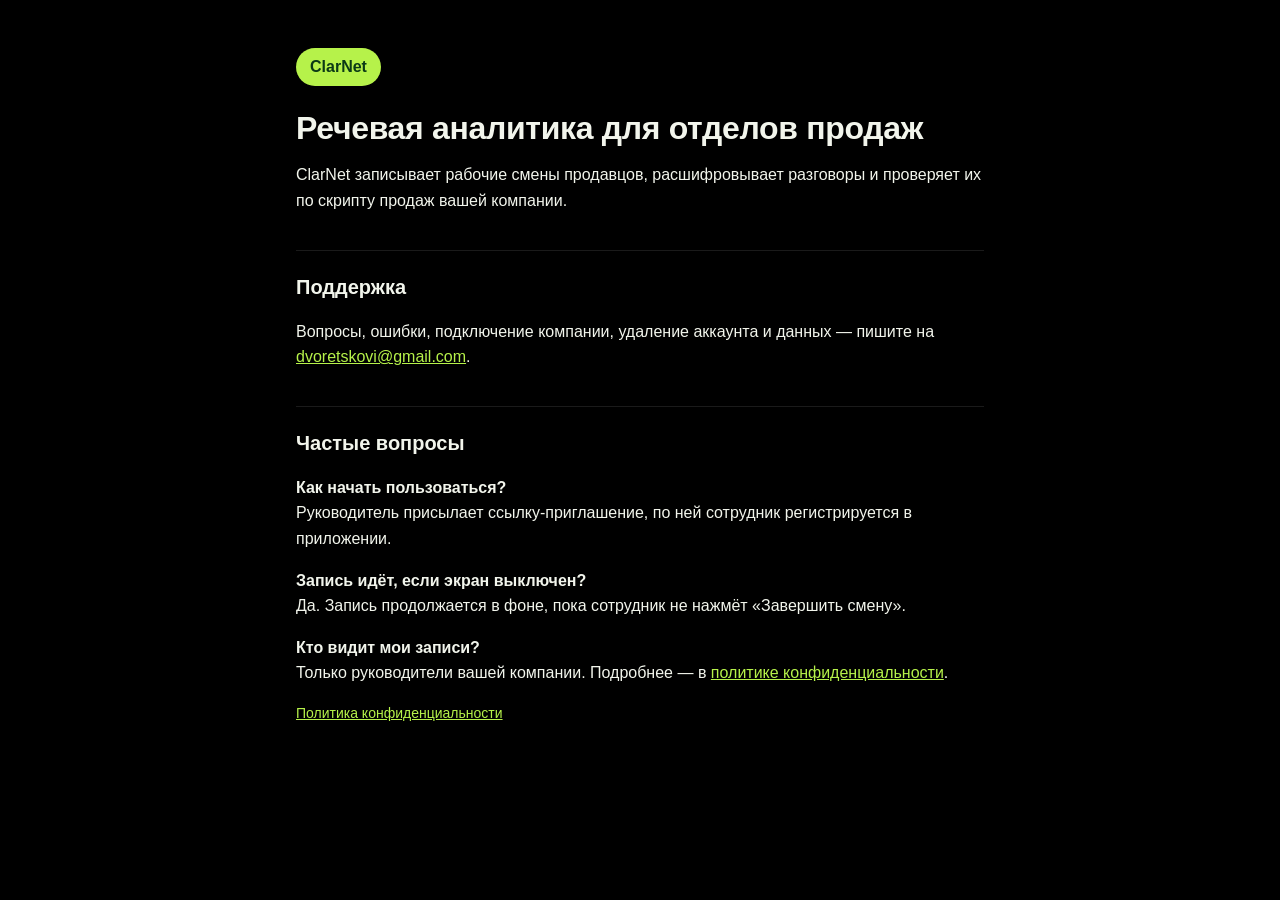
<file: index.html>
<!doctype html>
<html lang="ru">
<head>
<meta charset="utf-8">
<meta name="viewport" content="width=device-width, initial-scale=1">
<title>ClarNet — поддержка</title>
<link rel="stylesheet" href="style.css">
</head>
<body>
<main>
<a class="brand" href="./">ClarNet</a>
<h1>Речевая аналитика для отделов продаж</h1>
<p>ClarNet записывает рабочие смены продавцов, расшифровывает разговоры и проверяет их по скрипту продаж вашей компании.</p>

<h2>Поддержка</h2>
<p>Вопросы, ошибки, подключение компании, удаление аккаунта и данных — пишите на <a href="mailto:dvoretskovi@gmail.com">dvoretskovi@gmail.com</a>.</p>

<h2>Частые вопросы</h2>
<p><b>Как начать пользоваться?</b><br>Руководитель присылает ссылку-приглашение, по ней сотрудник регистрируется в приложении.</p>
<p><b>Запись идёт, если экран выключен?</b><br>Да. Запись продолжается в фоне, пока сотрудник не нажмёт «Завершить смену».</p>
<p><b>Кто видит мои записи?</b><br>Только руководители вашей компании. Подробнее — в <a href="privacy.html">политике конфиденциальности</a>.</p>

<p class="meta"><a href="privacy.html">Политика конфиденциальности</a></p>
</main>
</body>
</html>
</file>
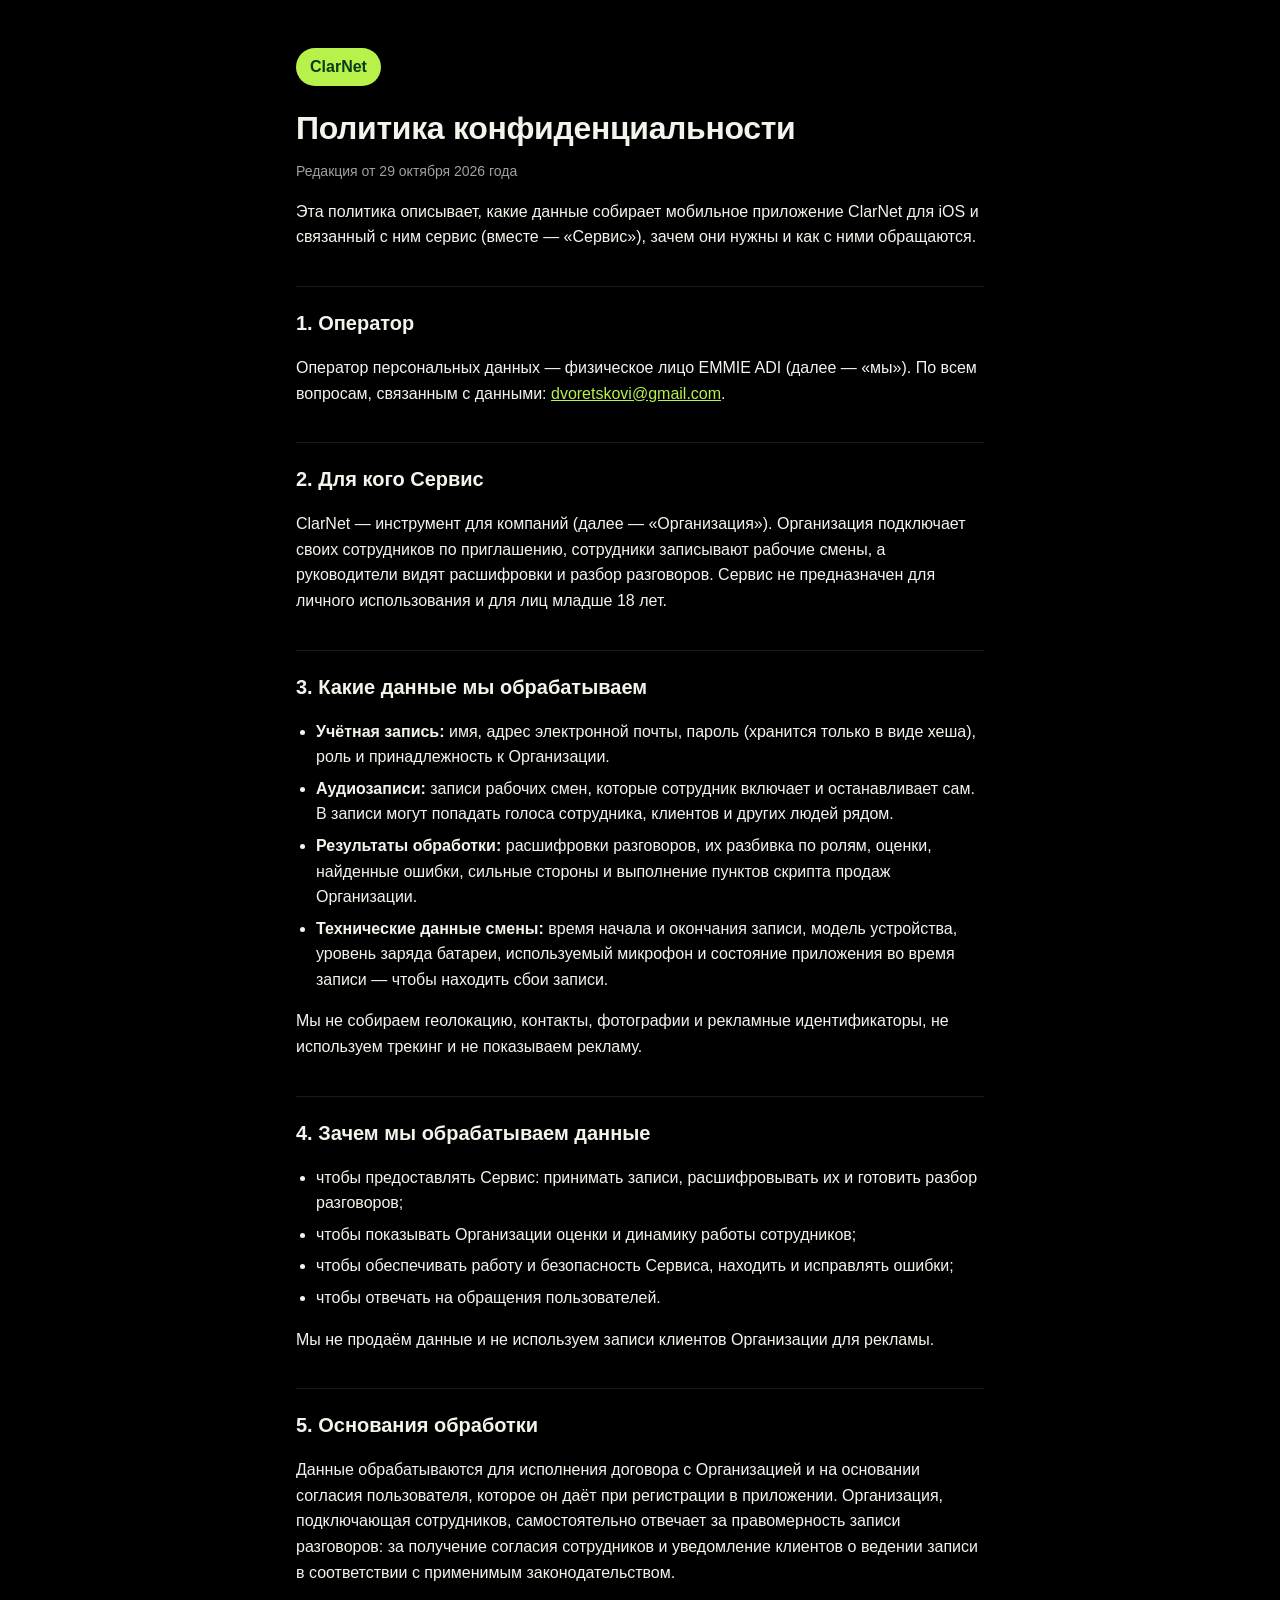
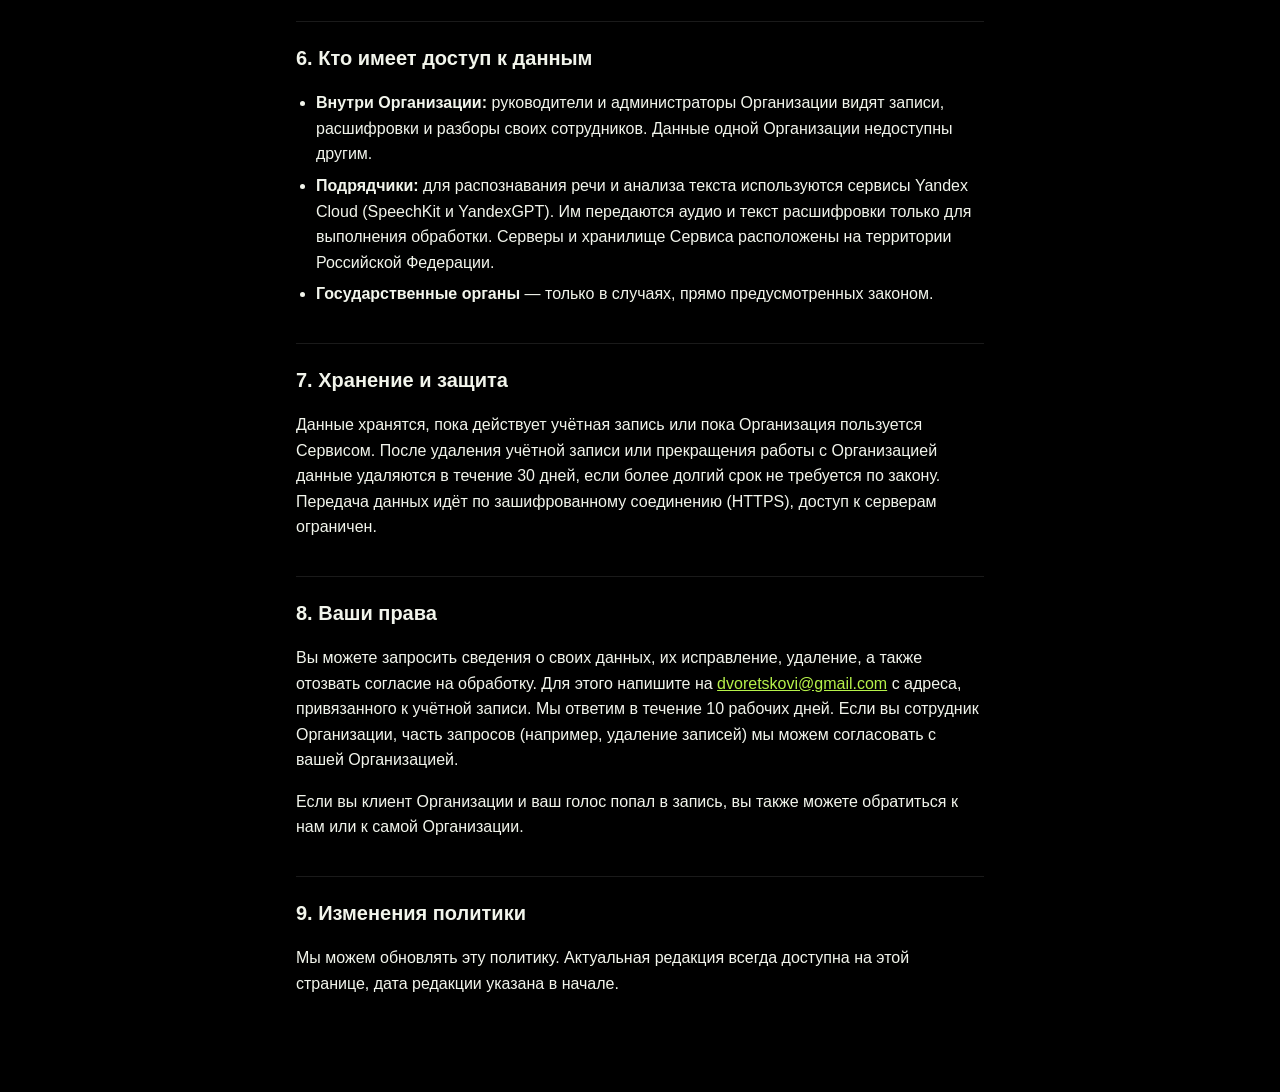
<file: privacy.html>
<!doctype html>
<html lang="ru">
<head>
<meta charset="utf-8">
<meta name="viewport" content="width=device-width, initial-scale=1">
<title>Политика конфиденциальности — ClarNet</title>
<link rel="stylesheet" href="style.css">
</head>
<body>
<main>
<a class="brand" href="./">ClarNet</a>
<h1>Политика конфиденциальности</h1>
<p class="meta">Редакция от 29 октября 2026 года</p>

<p>Эта политика описывает, какие данные собирает мобильное приложение ClarNet для iOS и связанный с ним сервис (вместе — «Сервис»), зачем они нужны и как с ними обращаются.</p>

<h2>1. Оператор</h2>
<p>Оператор персональных данных — физическое лицо EMMIE ADI (далее — «мы»). По всем вопросам, связанным с данными: <a href="mailto:dvoretskovi@gmail.com">dvoretskovi@gmail.com</a>.</p>

<h2>2. Для кого Сервис</h2>
<p>ClarNet — инструмент для компаний (далее — «Организация»). Организация подключает своих сотрудников по приглашению, сотрудники записывают рабочие смены, а руководители видят расшифровки и разбор разговоров. Сервис не предназначен для личного использования и для лиц младше 18 лет.</p>

<h2>3. Какие данные мы обрабатываем</h2>
<ul>
<li><b>Учётная запись:</b> имя, адрес электронной почты, пароль (хранится только в виде хеша), роль и принадлежность к Организации.</li>
<li><b>Аудиозаписи:</b> записи рабочих смен, которые сотрудник включает и останавливает сам. В записи могут попадать голоса сотрудника, клиентов и других людей рядом.</li>
<li><b>Результаты обработки:</b> расшифровки разговоров, их разбивка по ролям, оценки, найденные ошибки, сильные стороны и выполнение пунктов скрипта продаж Организации.</li>
<li><b>Технические данные смены:</b> время начала и окончания записи, модель устройства, уровень заряда батареи, используемый микрофон и состояние приложения во время записи — чтобы находить сбои записи.</li>
</ul>
<p>Мы не собираем геолокацию, контакты, фотографии и рекламные идентификаторы, не используем трекинг и не показываем рекламу.</p>

<h2>4. Зачем мы обрабатываем данные</h2>
<ul>
<li>чтобы предоставлять Сервис: принимать записи, расшифровывать их и готовить разбор разговоров;</li>
<li>чтобы показывать Организации оценки и динамику работы сотрудников;</li>
<li>чтобы обеспечивать работу и безопасность Сервиса, находить и исправлять ошибки;</li>
<li>чтобы отвечать на обращения пользователей.</li>
</ul>
<p>Мы не продаём данные и не используем записи клиентов Организации для рекламы.</p>

<h2>5. Основания обработки</h2>
<p>Данные обрабатываются для исполнения договора с Организацией и на основании согласия пользователя, которое он даёт при регистрации в приложении. Организация, подключающая сотрудников, самостоятельно отвечает за правомерность записи разговоров: за получение согласия сотрудников и уведомление клиентов о ведении записи в соответствии с применимым законодательством.</p>

<h2>6. Кто имеет доступ к данным</h2>
<ul>
<li><b>Внутри Организации:</b> руководители и администраторы Организации видят записи, расшифровки и разборы своих сотрудников. Данные одной Организации недоступны другим.</li>
<li><b>Подрядчики:</b> для распознавания речи и анализа текста используются сервисы Yandex Cloud (SpeechKit и YandexGPT). Им передаются аудио и текст расшифровки только для выполнения обработки. Серверы и хранилище Сервиса расположены на территории Российской Федерации.</li>
<li><b>Государственные органы</b> — только в случаях, прямо предусмотренных законом.</li>
</ul>

<h2>7. Хранение и защита</h2>
<p>Данные хранятся, пока действует учётная запись или пока Организация пользуется Сервисом. После удаления учётной записи или прекращения работы с Организацией данные удаляются в течение 30 дней, если более долгий срок не требуется по закону. Передача данных идёт по зашифрованному соединению (HTTPS), доступ к серверам ограничен.</p>

<h2>8. Ваши права</h2>
<p>Вы можете запросить сведения о своих данных, их исправление, удаление, а также отозвать согласие на обработку. Для этого напишите на <a href="mailto:dvoretskovi@gmail.com">dvoretskovi@gmail.com</a> с адреса, привязанного к учётной записи. Мы ответим в течение 10 рабочих дней. Если вы сотрудник Организации, часть запросов (например, удаление записей) мы можем согласовать с вашей Организацией.</p>
<p>Если вы клиент Организации и ваш голос попал в запись, вы также можете обратиться к нам или к самой Организации.</p>

<h2>9. Изменения политики</h2>
<p>Мы можем обновлять эту политику. Актуальная редакция всегда доступна на этой странице, дата редакции указана в начале.</p>
</main>
</body>
</html>
</file>
<file: style.css>
:root{--bg:#000;--text:#F2F5EC;--muted:rgba(242,245,236,.66);--lime:#B6F24A;--line:rgba(255,255,255,.1)}
*{box-sizing:border-box}
body{margin:0;background:var(--bg);color:var(--text);font:16px/1.6 -apple-system,BlinkMacSystemFont,"Segoe UI",Roboto,sans-serif}
main{max-width:720px;margin:0 auto;padding:48px 16px 80px}
.brand{display:inline-block;padding:6px 14px;border-radius:999px;background:var(--lime);color:#0B3A16;font-weight:700;text-decoration:none;margin-bottom:24px}
h1{font-size:32px;line-height:1.15;margin:0 0 8px;letter-spacing:-.01em}
h2{font-size:20px;margin:36px 0 8px;padding-top:20px;border-top:1px solid var(--line)}
p,li{color:var(--text)}
ul{padding-left:20px}
li{margin:6px 0}
.meta{color:var(--muted);font-size:14px}
a{color:var(--lime)}
a:hover{color:#D2F98A}
</file>
